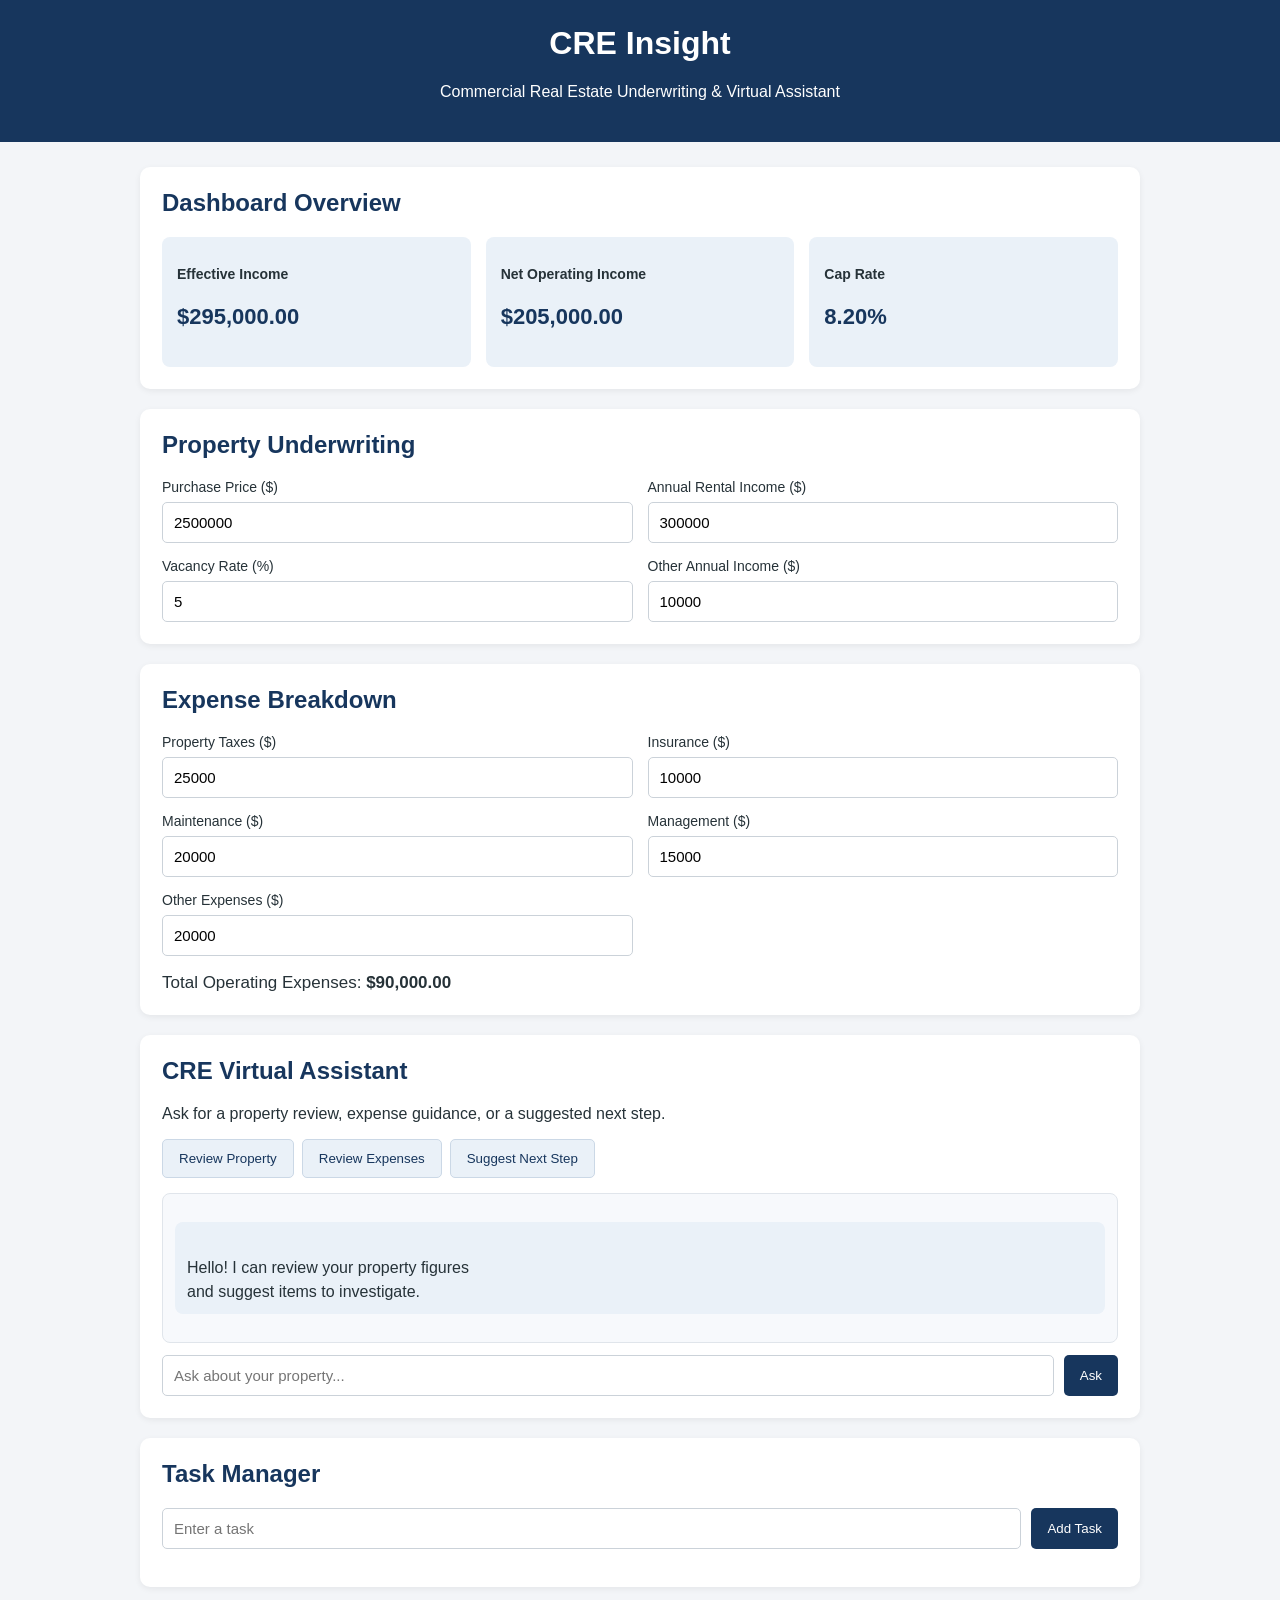
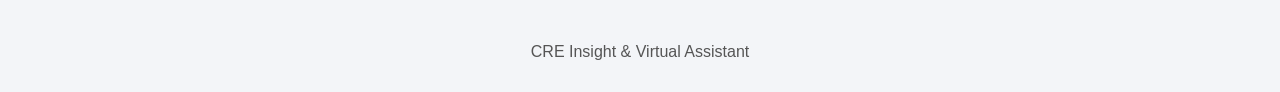
<file: index.html>
<!DOCTYPE html>
<html lang="en">
<head>
  <meta charset="UTF-8">
  <meta name="viewport" content="width=device-width, initial-scale=1.0">
  <title>CRE Insight Dashboard</title>
  <link rel="stylesheet" href="style.css">
</head>
<body>

  <header>
    <h1>CRE Insight</h1>
    <p>Commercial Real Estate Underwriting & Virtual Assistant</p>
  </header>

  <main>
    <!-- Dashboard overview -->
    <section>
      <h2>Dashboard Overview</h2>

      <div class="cards">
        <div class="card">
          <h3>Effective Income</h3>
          <p id="incomeResult">$0</p>
        </div>

        <div class="card">
          <h3>Net Operating Income</h3>
          <p id="noiResult">$0</p>
        </div>

        <div class="card">
          <h3>Cap Rate</h3>
          <p id="capRateResult">0%</p>
        </div>
      </div>
    </section>

    <!-- Property underwriting -->
    <section>
      <h2>Property Underwriting</h2>

      <div class="form-grid">
        <label>
          Purchase Price ($)
          <input type="number" id="purchasePrice"
            value="2500000" min="0">
        </label>

        <label>
          Annual Rental Income ($)
          <input type="number" id="annualRent"
            value="300000" min="0">
        </label>

        <label>
          Vacancy Rate (%)
          <input type="number" id="vacancyRate"
            value="5" min="0" max="100">
        </label>

        <label>
          Other Annual Income ($)
          <input type="number" id="otherIncome"
            value="10000" min="0">
        </label>
      </div>
    </section>

    <!-- Operating expenses -->
    <section>
      <h2>Expense Breakdown</h2>

      <div class="form-grid">
        <label>
          Property Taxes ($)
          <input type="number" id="propertyTax"
            value="25000" min="0">
        </label>

        <label>
          Insurance ($)
          <input type="number" id="insurance"
            value="10000" min="0">
        </label>

        <label>
          Maintenance ($)
          <input type="number" id="maintenance"
            value="20000" min="0">
        </label>

        <label>
          Management ($)
          <input type="number" id="management"
            value="15000" min="0">
        </label>

        <label>
          Other Expenses ($)
          <input type="number" id="otherExpenses"
            value="20000" min="0">
        </label>
      </div>

      <p class="total">
        Total Operating Expenses:
        <strong id="expensesResult">$0</strong>
      </p>
    </section>

    <!-- Virtual assistant -->
    <section>
      <h2>CRE Virtual Assistant</h2>

      <p>
        Ask for a property review, expense guidance,
        or a suggested next step.
      </p>

      <div class="quick-questions">
        <button type="button" class="question-button"
          data-question="Review my property">
          Review Property
        </button>

        <button type="button" class="question-button"
          data-question="How can I reduce expenses?">
          Review Expenses
        </button>

        <button type="button" class="question-button"
          data-question="What should I do next?">
          Suggest Next Step
        </button>
      </div>

      <div id="assistantMessages" class="messages"
        aria-live="polite">
        <p class="assistant-message">
          Hello! I can review your property figures
          and suggest items to investigate.
        </p>
      </div>

      <div class="assistant-entry">
        <input type="text" id="assistantInput"
          placeholder="Ask about your property..."
          aria-label="Question for the virtual assistant">

        <button type="button" id="askAssistantButton">
          Ask
        </button>
      </div>
    </section>

    <!-- Task manager -->
    <section>
      <h2>Task Manager</h2>

      <div class="task-entry">
        <input type="text" id="taskInput"
          placeholder="Enter a task">

        <button type="button" id="addTaskButton">
          Add Task
        </button>
      </div>

      <ul id="taskList"></ul>
    </section>
  </main>

  <footer>
    <p>CRE Insight & Virtual Assistant</p>
  </footer>

  <script src="script.js"></script>
</body>
</html>
</file>
<file: style.css>
/* General page design */
body {
  margin: 0;
  font-family: Arial, sans-serif;
  background: #f3f5f8;
  color: #263238;
}

header {
  background: #17365d;
  color: white;
  padding: 25px;
  text-align: center;
}

header h1 {
  margin-top: 0;
}

main {
  width: 90%;
  max-width: 1000px;
  margin: 25px auto;
}

section {
  background: white;
  padding: 22px;
  margin-bottom: 20px;
  border-radius: 10px;
  box-shadow: 0 2px 6px #00000010;
}

h2 {
  color: #17365d;
  margin-top: 0;
}

/* Dashboard summary cards */
.cards {
  display: grid;
  grid-template-columns: repeat(3, 1fr);
  gap: 15px;
}

.card {
  background: #eaf1f8;
  padding: 15px;
  border-radius: 8px;
}

.card h3 {
  font-size: 14px;
}

.card p {
  color: #17365d;
  font-size: 22px;
  font-weight: bold;
  overflow-wrap: anywhere;
}

/* Financial input fields */
.form-grid {
  display: grid;
  grid-template-columns: repeat(2, 1fr);
  gap: 15px;
}

label {
  display: flex;
  flex-direction: column;
  gap: 7px;
  font-size: 14px;
}

input {
  box-sizing: border-box;
  width: 100%;
  padding: 11px;
  border: 1px solid #cbd2d9;
  border-radius: 5px;
  font-size: 15px;
}

input:focus {
  outline: 2px solid #739ac5;
}

.total {
  margin-bottom: 0;
  font-size: 17px;
}

/* Buttons */
button {
  padding: 11px 16px;
  background: #17365d;
  color: white;
  border: none;
  border-radius: 5px;
  cursor: pointer;
}

button:hover {
  background: #28558a;
}

/* Virtual assistant */
.quick-questions {
  display: flex;
  flex-wrap: wrap;
  gap: 8px;
  margin: 15px 0;
}

.question-button {
  background: #eaf1f8;
  color: #17365d;
  border: 1px solid #cbd8e6;
}

.question-button:hover {
  background: #d8e6f5;
}

.messages {
  background: #f7f9fc;
  border: 1px solid #e0e5eb;
  border-radius: 8px;
  padding: 12px;
  margin-bottom: 12px;
  max-height: 300px;
  overflow-y: auto;
}

.assistant-message,
.user-message {
  padding: 10px 12px;
  border-radius: 8px;
  line-height: 1.5;
  white-space: pre-line;
  overflow-wrap: anywhere;
}

.assistant-message {
  background: #eaf1f8;
}

.user-message {
  background: #dcefe4;
  text-align: right;
}

.assistant-entry,
.task-entry {
  display: flex;
  gap: 10px;
}

.assistant-entry input,
.task-entry input {
  flex: 1;
  min-width: 0;
}

/* Task list */
#taskList {
  padding-left: 20px;
}

#taskList li {
  margin-top: 12px;
  overflow-wrap: anywhere;
}

#taskList li.completed span {
  text-decoration: line-through;
  color: #777;
}

.delete-button {
  margin-left: 8px;
  padding: 6px 9px;
  background: #a83232;
}

footer {
  text-align: center;
  padding: 15px;
  color: #555;
}

/* Mobile layout */
@media (max-width: 600px) {
  .cards,
  .form-grid {
    grid-template-columns: 1fr;
  }

  .assistant-entry,
  .task-entry {
    flex-direction: column;
  }
}
</file>
